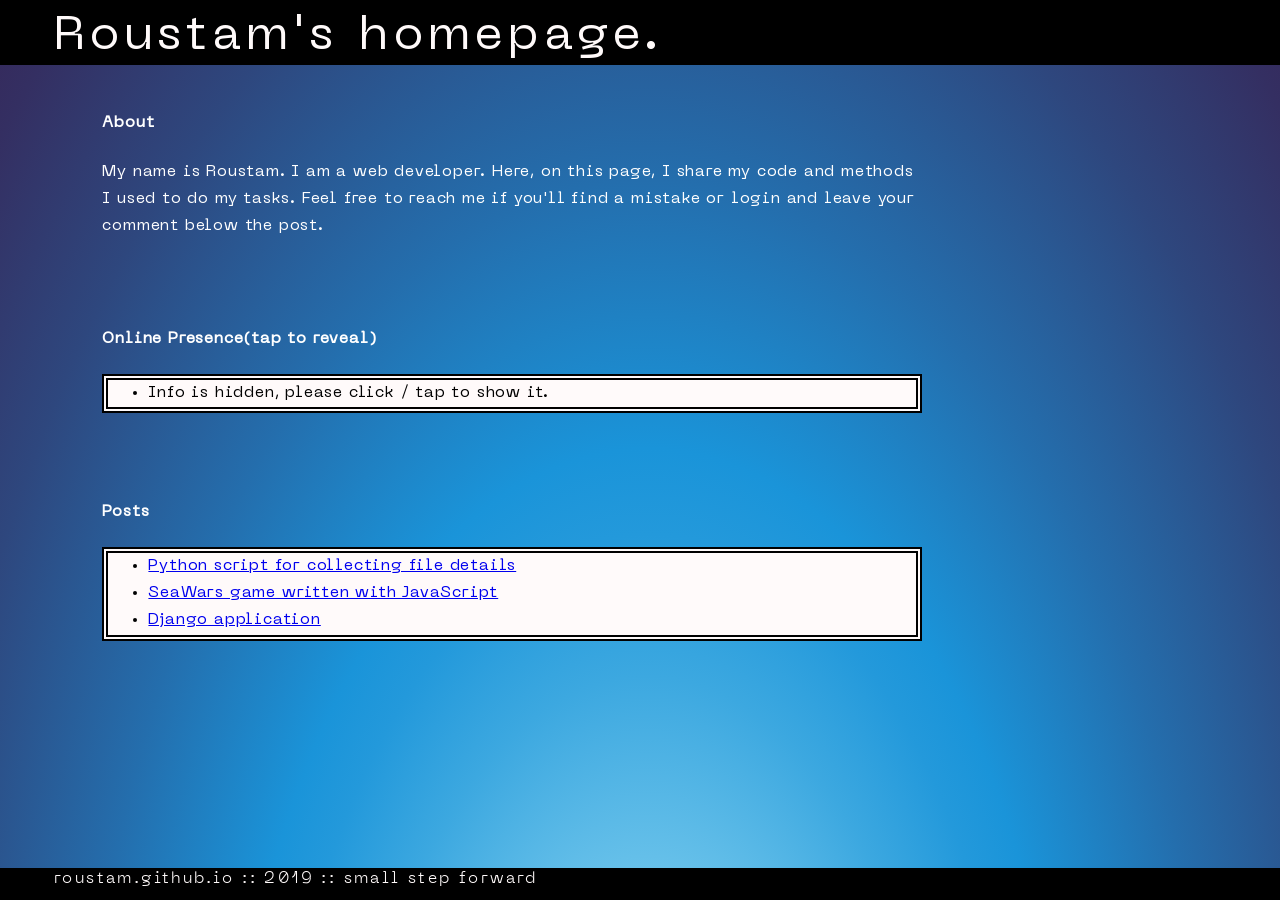
<file: index.html>
<!DOCTYPE html>
<html lang="en">
<head>
    <meta charset="UTF-8">
    <meta name="viewport" content="width=device-width, initial-scale=1.0">
    <meta http-equiv="X-UA-Compatible" content="ie=edge">
    <link rel="shortcut icon" href="/favicon.ico" type="image/x-icon">
    <link rel="icon" href="/favicon.ico" type="image/x-icon">   
    <link rel="stylesheet" href="css/normalize.css">
    <link rel="stylesheet" href="css/style.css">
    <script src="js/main.js"></script>
    <title>Roustam's homepage :: Welcome </title>
</head>
<body onload="PageLoaded()">
    <header>
        Roustam's homepage.
    </header>
<div class="container">

    <section>
        <h4>About</h4>
        <p>My name is Roustam. I am a web developer. Here, on this page, I share my code and methods I used to do my tasks.
        Feel free to reach me if you'll find a mistake or login and leave your comment below the post.</p>
    </section>
    <section onclick="ShowContactInfo()">
        <h4>Online Presence(tap to reveal)</h4>
        <ul id = 'online_presence_list' >
            <li>Info is hidden, please click / tap to show it.</li>
        </ul>        
    </section>
    <section>
        <h4>Posts</h4> 
        <ul>
            <li><a href="#">Python script for collecting file details</a></li>
            <li><a href="#">SeaWars game written with JavaScript </a></li>
            <li><a href="#">Django application</a></li>
        </ul>
    </section>

 
</div>
<footer>roustam.github.io :: 2019 :: small step forward</footer>
</body>
</html>
</file>
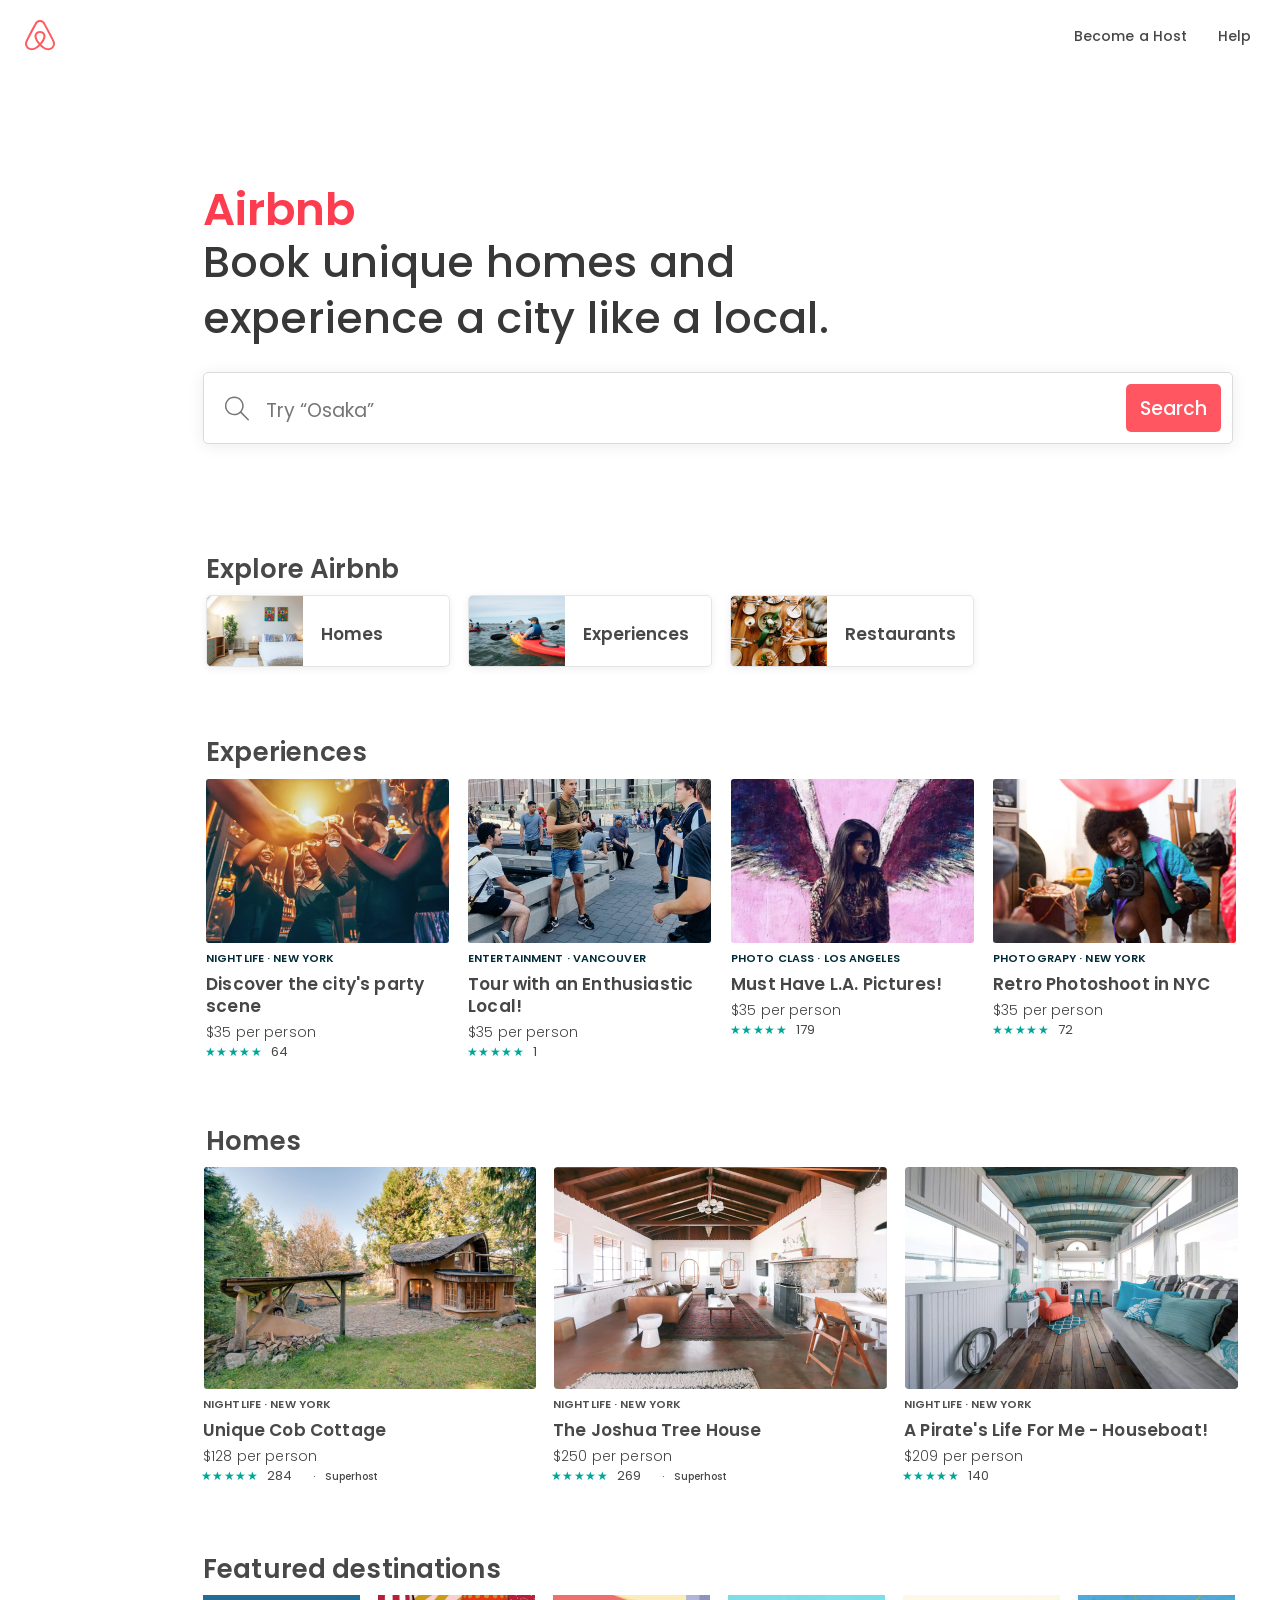
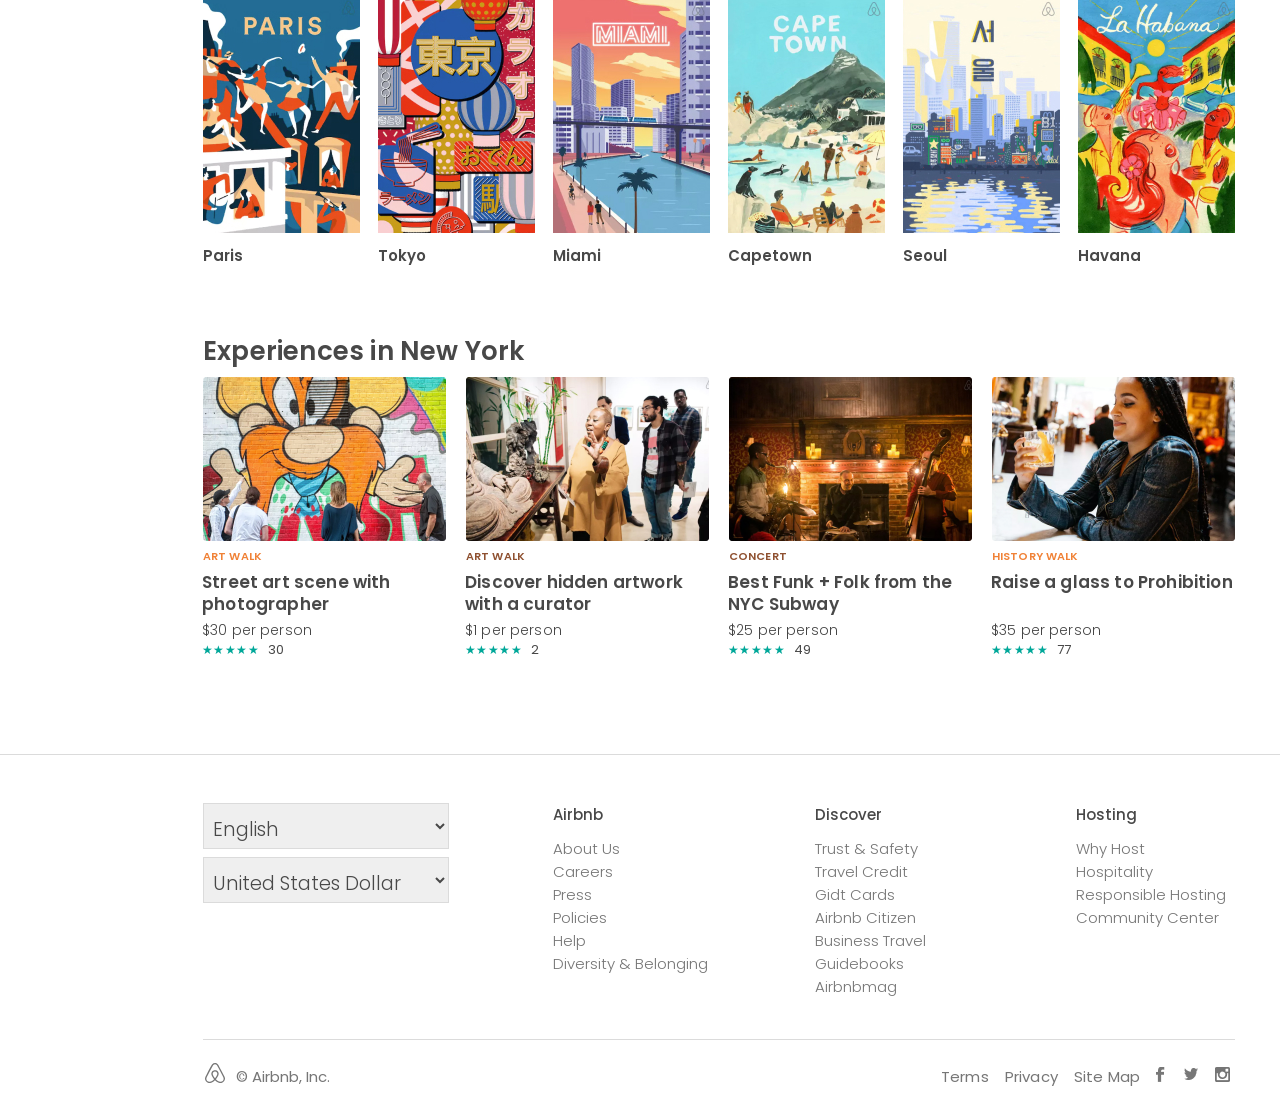
<file: airbnb/index.html>
<!DOCTYPE html>
<html lang="en">
<head>
    <meta charset="UTF-8">
    <meta http-equiv="X-UA-Compatible" content="IE=edge">
    <meta name="viewport" content="width=device-width, initial-scale=1.0">
    
    <link rel="preconnect" href="https://fonts.gstatic.com">
    <link href="https://fonts.googleapis.com/css2?family=Poppins:wght@300;400;500;600&display=swap" rel="stylesheet">

    <link rel="stylesheet" href="css/style.css">
    <title>Airbnb - Book unique homes and experience a city</title>
</head>
<body>
    <header>
    <div class="top-logo">
        <img src="img/logo.svg" alt="air bnb service">
    </div>
    <ul class='top-menu'>
        
        <li><a href="#">Become a Host</a></li>
        <li><a href="#">Help</a></li>
        <li><a href="#">Sign Up</a></li>
        <li><a href="#">Log In</a></li>
    </ul>
    </header>
    <div class="containter">
    <section class='hero-search'>
        <div class="red-hero-text">Airbnb</div>
        <div class="top-hero-text">
            Book unique homes and<br> experience a city like a local.
        </div> 

        <div class="search-box">
        <input class='search-input' type="text" placeholder="Try &OpenCurlyDoubleQuote;Osaka&CloseCurlyDoubleQuote;"'>
        <a href="#" class='search-btn'>Search</a>
        </div>
    </section>
    <div class="explore">
    <h3>Explore Airbnb</h3>
            <ul class="explore-list">
                <li><div class='explore-list-label'>Homes</div></li>
                <li><div class='explore-list-label'>Experiences</div></li>
                <li><div class='explore-list-label'>Restaurants</div></li>
            </ul>
    </div>
    <section class='experiences'>
    <h3>Experiences</h3>
    
    <ul>
        <li>
            <img src="img/evening-bar-drinks.jpg" width="243" alt="Nightlife · New York">
            <span class='location'>Nightlife · New York</span>
            <span class='title'>Discover the city's party scene</span>
            <span class='price'>$35 per person</span>
            <span class='rating'>
            <div class='rating-stars'>★★★★★</div>
            <div class='rating-num'>64</div>
             </span>
        </li>
        <li>
            <img src="img/outdoor-activities.jpg" width="243" alt="Nightlife · New York">
            <span class='location'>Entertainment · Vancouver</span>
            <span class='title'>Tour with an Enthusiastic Local!</span>
            <span class='price'>$35 per person</span>
            <span class='rating'>
                <div class='rating-stars'>★★★★★</div>
                <div class='rating-num'>1</div>
            </span>
        </li>
        <li>
            <img src="img/winged-picture.jpg" width="243" alt="Nightlife · New York">
            <span class='location'>photo class · Los Angeles</span>
            <span class='title'>Must Have L.A. Pictures!</span>
            <span class='price'>$35 per person</span>
            <span class='rating'>
                <div class='rating-stars'>★★★★★</div>
                <div class='rating-num'>179</div>
            </span>
        </li>
        <li>
            <img src="img/black-woman-photographer.jpg" width="243" alt="Nightlife · New York">
            <span class='location'>Photograpy · New York</span>
            <span class='title'>Retro Photoshoot in NYC</span>
            <span class='price'>$35 per person</span>
            <span class='rating'>
                <div class='rating-stars'>★★★★★</div>
                <div class='rating-num'>72</div>
            </span>
        </li>
    </ul>

    </section>

    <section class='homes'>
        <h3>Homes</h3>
        <ul>
            <li>
                <img src="img/unique-cob-cottage.jpg" alt="">
                <div class="location">Nightlife · New York</div>
                <div class='title'>Unique Cob Cottage</div>
                <div class="price">$128 per person</div>
                <div class="rating">
                    <div class='rating-stars'>★★★★★</div>
                    <div class='rating-num'>284</div>
                    <div class="superhost"> ·   Superhost</div>
                </div>
            </li>
            <li>
                <img src="img/Joshua-tree-house.jpg" alt="">
                <div class="location">Nightlife · New York</div>
                <div class='title'>The Joshua Tree House</div>
                <div class="price">$250 per person</div>
                <div class="rating">
                    <div class='rating-stars'>★★★★★</div>
                    <div class='rating-num'>269</div>
                    <div class="superhost"> ·   Superhost</div>
                </div>
            </li>
            <li>
                <img src="img/Pirate-life-houseboat.jpg" alt="">
                <div class="location">Nightlife · New York</div>
                <div class='title'>A Pirate's Life For Me - Houseboat!</div>
                <div class="price">$209 per person</div>
                <div class="rating">
                    <div class='rating-stars'>★★★★★</div>
                    <div class='rating-num'>140</div>
                    <div class="superhost">·   Superhost</div>
                </div>
            </li>
        </ul>
    </section>

    
    <section class="featured-destinations">
        <h3>Featured destinations</h3>
        <ul>
            <li>
                <img src="img/featured-destinations/paris.jpg" alt="">
                <div class="title">Paris</div>
            </li>
            <li>
                <img src="img/featured-destinations/tokyo.jpg" alt="">
                <div class="title">Tokyo</div>
            </li>
            <li>
                <img src="img/featured-destinations/miami.jpg" alt="">
                <div class="title">Miami</div>
            </li>
            <li>
                <img src="img/featured-destinations/capetown.jpg" alt="">
                <div class="title">Capetown</div>
            </li>
            <li>
                <img src="img/featured-destinations/seoul.jpg" alt="">
                <div class="title">Seoul</div>
            </li>
            <li>
                <img src="img/featured-destinations/havana.jpg" alt="">
                <div class="title">Havana</div>
            </li>
        </ul>
    

    </section>
    <section class="experiences-in-new-york">
        <h3>Experiences in New York</h3>
        <ul>
            <li>
                <!-- <img src="img/new-york-exprs/street-art-scene-w-photogr.jpg" alt=""> -->
                <div class="top-image"></div>
                <div class='event-type'>Art walk</div>
                <div class='title'>Street art scene with photographer</div>
                <div class="price">$30 per person</div>
                <div class="rating">
                    <div class="rating-stars">★★★★★</div>
                    <div class="rating-num">30</div>
                </div>
            </li>
            <li>
                <!-- <img src="img/new-york-exprs/discover-hidden-artwork-w-curator.jpg" alt=""> -->
                <div class="top-image"></div>
                <div class='event-type brown'>Art walk</div>
                <div class='title'>Discover hidden artwork with a curator</div>
                <div class="price">$1 per person</div>
                <div class="rating">
                    <div class="rating-stars">★★★★★</div>
                    <div class="rating-num">2</div>
                </div>
            </li>
            <li>
                <!-- <img src="img/new-york-exprs/best-funk-folk-nyc-sbw.jpg" alt=""> -->
                <div class="top-image"></div>
                <div class='event-type brown'>Concert</div>
                <div class='title'>Best Funk + Folk from the NYC Subway</div>
                <div class="price">$25 per person</div>
                <div class="rating">
                    <div class="rating-stars">★★★★★</div>
                    <div class="rating-num">49</div>
                </div>
            </li>
            <li>
                <!-- <img src="img/new-york-exprs/glass-for-prohibition.jpg" alt=""> -->
                <div class="top-image"></div>
                <div class='event-type'>History walk</div>
                <div class='title'>Raise a glass to Prohibition</div>
                <div class="price">$35 per person</div>
                <div class="rating">
                    <div class="rating-stars">★★★★★</div>
                    <div class="rating-num">77</div>
                </div>
            </li>
        </ul>

    </section>
    
    
    </div> 
    <footer>
        <div class="containter">
            <div class="footer-wrapper">
                <div class="language-select">
                <select name="language" id="language">
                    <option value="language">English</option>
                </select>
                <select name="" id="">
                    <option value="city">United States Dollar</option>
                </select>
            </div>
        <ul class='wrapper-menu-list airbnb-col'>
            <li>Airbnb</li>
            <li>About Us</li>
            <li>Careers</li>
            <li>Press</li>
            <li>Policies</li>
            <li>Help</li>
            <li>Diversity & Belonging</li>
        </ul>  
        <ul class='wrapper-menu-list discover-col'>
            <li>Discover</li>
            <li>Trust & Safety</li>
            <li>Travel Credit</li> 
            <li>Gidt Cards</li>
            <li>Airbnb Citizen</li>
            <li>Business Travel</li>
            <li>Guidebooks</li>
            <li>Airbnbmag</li>
        </ul>
        <ul class='wrapper-menu-list hosting-col'>
            <li>Hosting</li>
            <li>Why Host</li>
            <li>Hospitality</li>
            <li>Responsible Hosting</li>
            <li>Community Center</li>
        </ul>
        

    </div>


    <div class="footer-bottom">

        <img class='bottom-logo' src="img/airbnb-gray-logo.svg" height="20" width="20" alt="">
        <div class="bottom-text">© Airbnb, Inc.</div>
        <div class="footer-links">
            <a href="">Terms</a>
            <a href="">Privacy</a>
            <a href="">Site Map</a>
        </div>
        <div class="footer-social">
            <div class="fb"></div>
            <div class="tw"></div>
            <div class="inst"></div>
        </div>
          
    </div>

    </div>
    </footer>
</body>
</html>
</file>
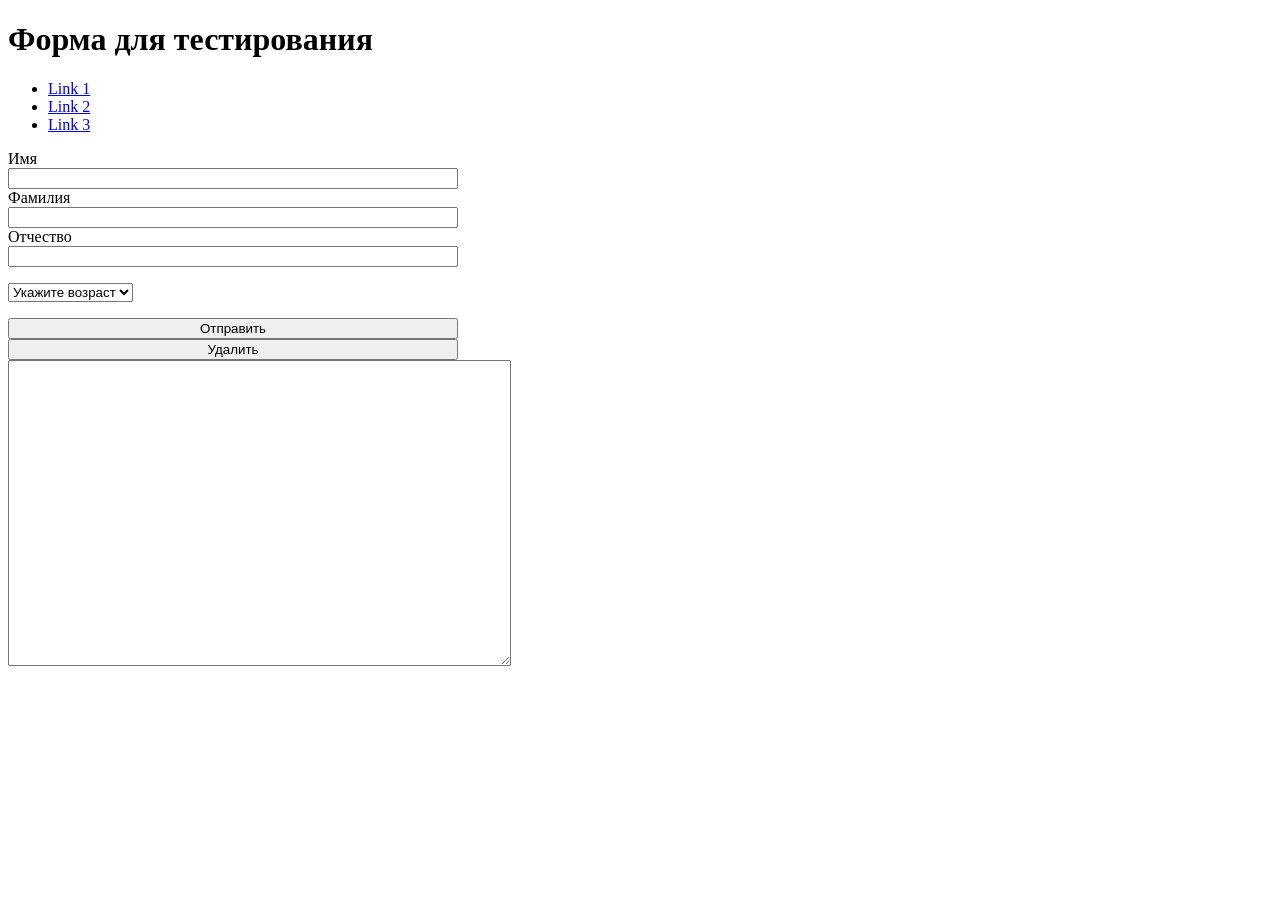
<file: form.html>
<!DOCTYPE html>
<html lang="en" dir="ltr">
  <head>
    <meta charset="utf-8">
    <title>Форма для тестирования</title>

    <link rel="stylesheet" href="css/test_master.css">
    <script src="js/test_main.js" charset="utf-8"></script>
  </head>
  <body>


      <h1>Форма для тестирования</h1>
      <span>
        <ul>
          <li><a href="https://github.com">Link 1</a></li>
          <li><a href="#">Link 2</a></li>
          <li><a href="#">Link 3</a></li>
        </ul>
      </span>
      <form class="default_form" action="#" method="post">
          <label for="first_name">Имя</label>
          <input  type="text" name="first_name" value="" id="input_text">
              <label for="second_name">Фамилия</label>
          <input  type="text" name="second_name" value="" id="sec_input_text">
                    <label for="patronymic">Отчество</label>
          <input  type="text" name="patronymic" value="" id="pat_input_text">

          <p><select name="list1" id = 'age'>
           <option>Укажите возраст</option>
           <option>18-29</option>
           <option>30-45</option>
           <option>45 и более</option>
          </select></p>


          <button id='submit' type="button" class='defaultButton' onclick="submitInput()">Отправить</button>
          <button id='reset' type="button" name="button" onclick = "clearInput()">Удалить</button>
      </form>

      <textarea class="outputPanel" id="bottomPanel" cols="60" rows="20">

      </textarea>
      <script type="text/javascript">
          console.log('script fired')
          panel = document.getElementById('bottomPanel')
          panel.innerText = ''

      </script>
  </body>
</html>
</file>
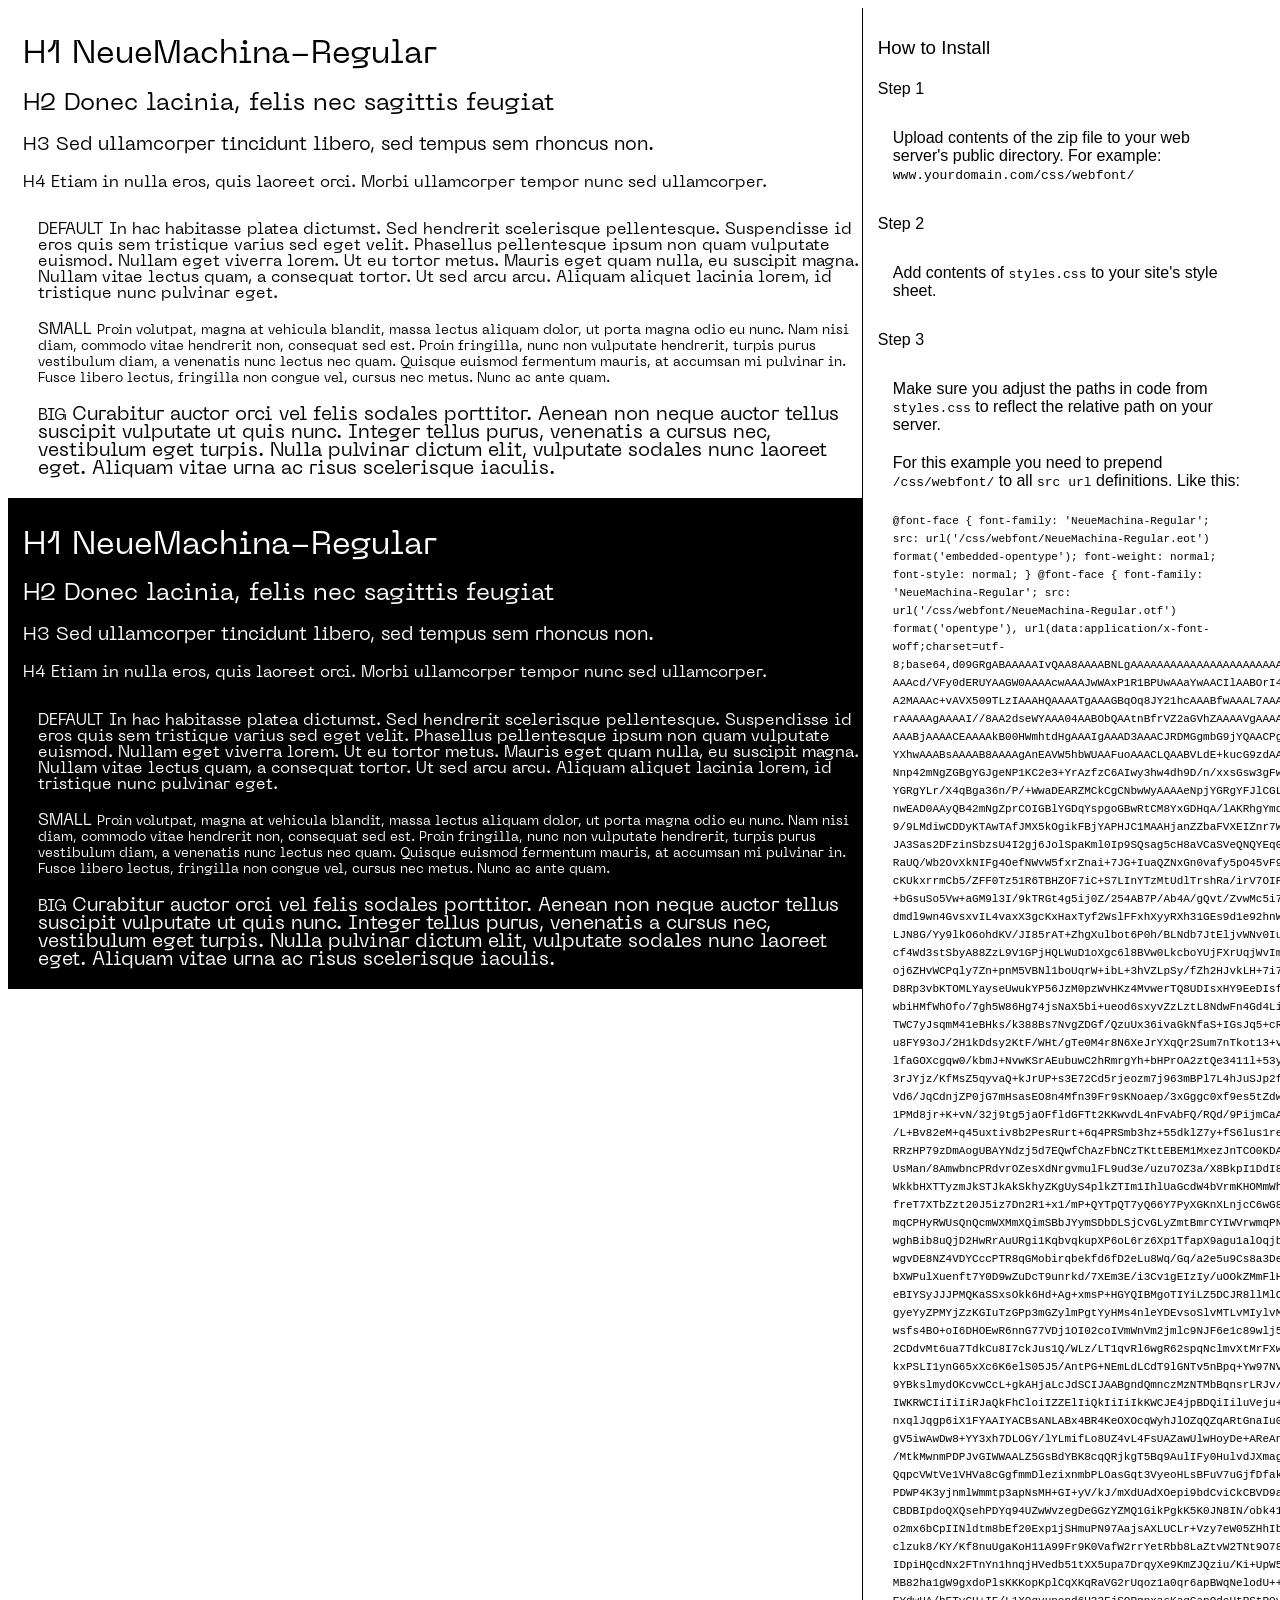
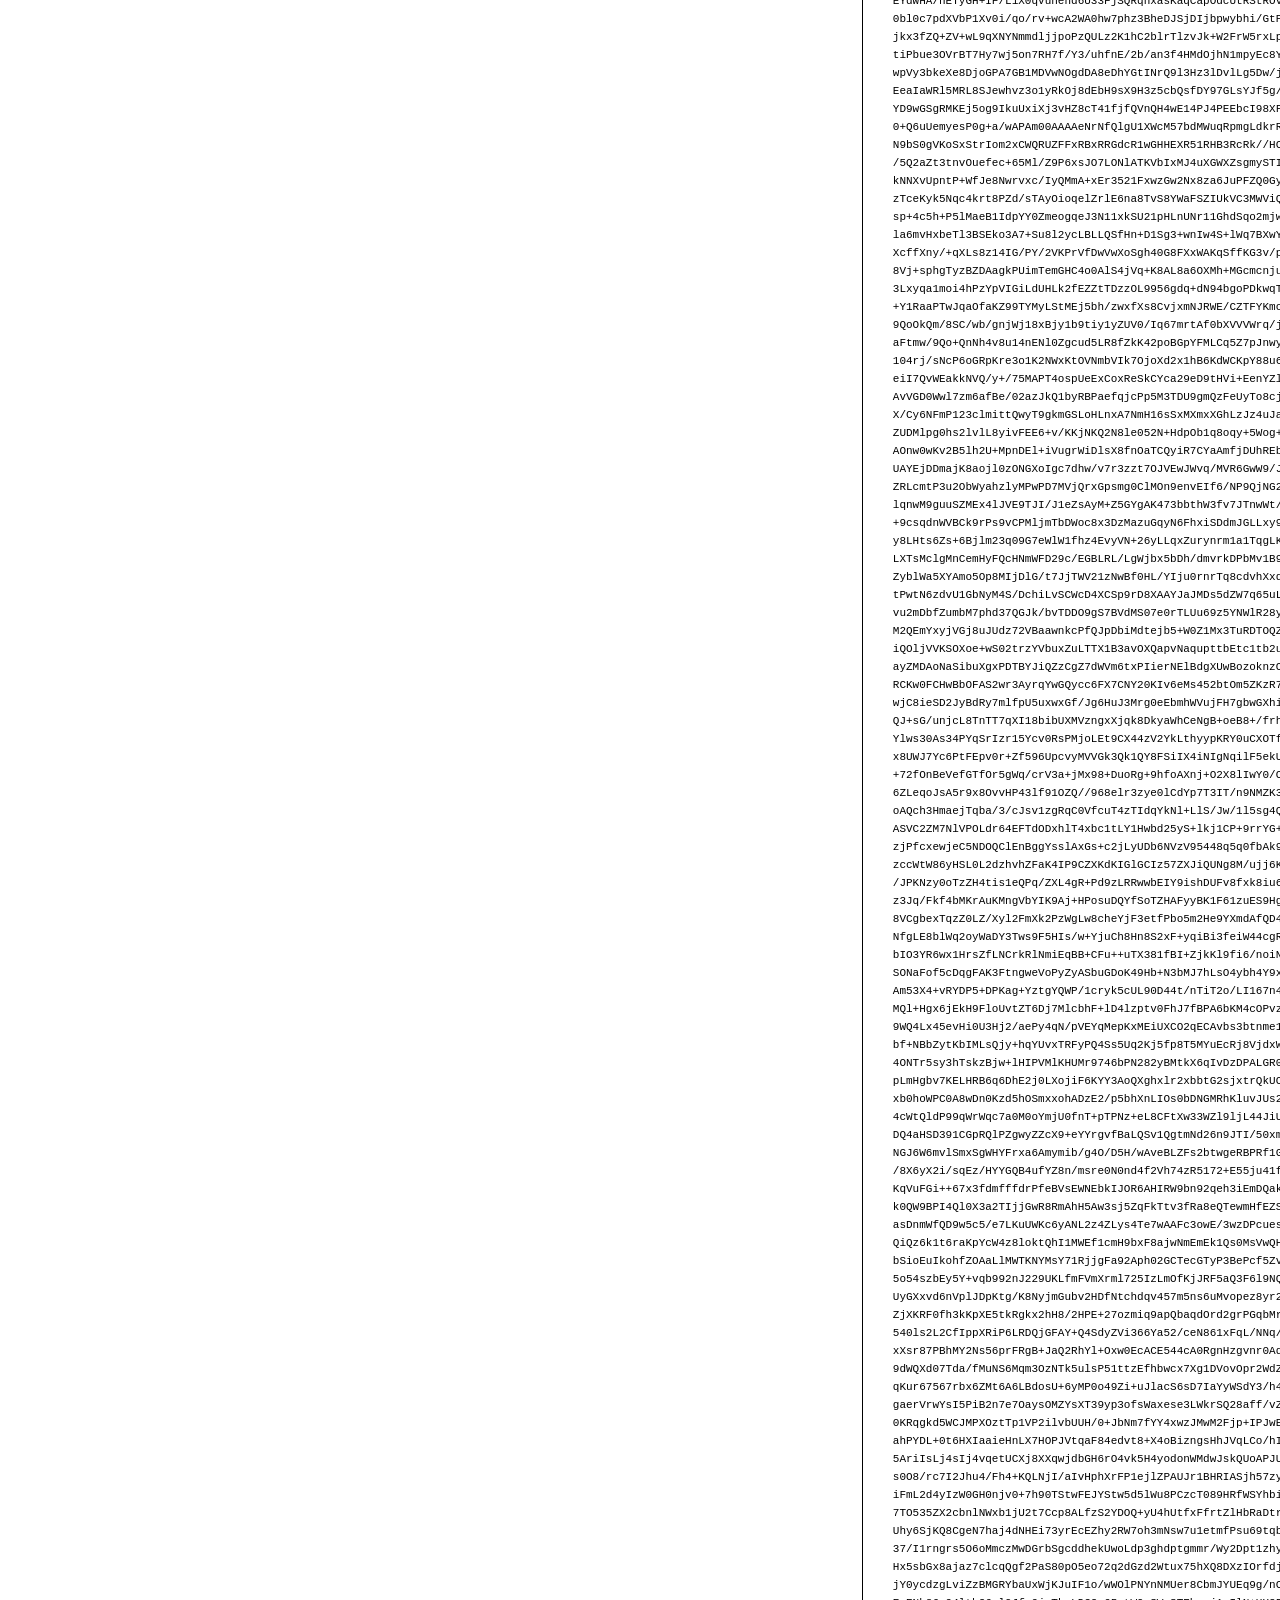
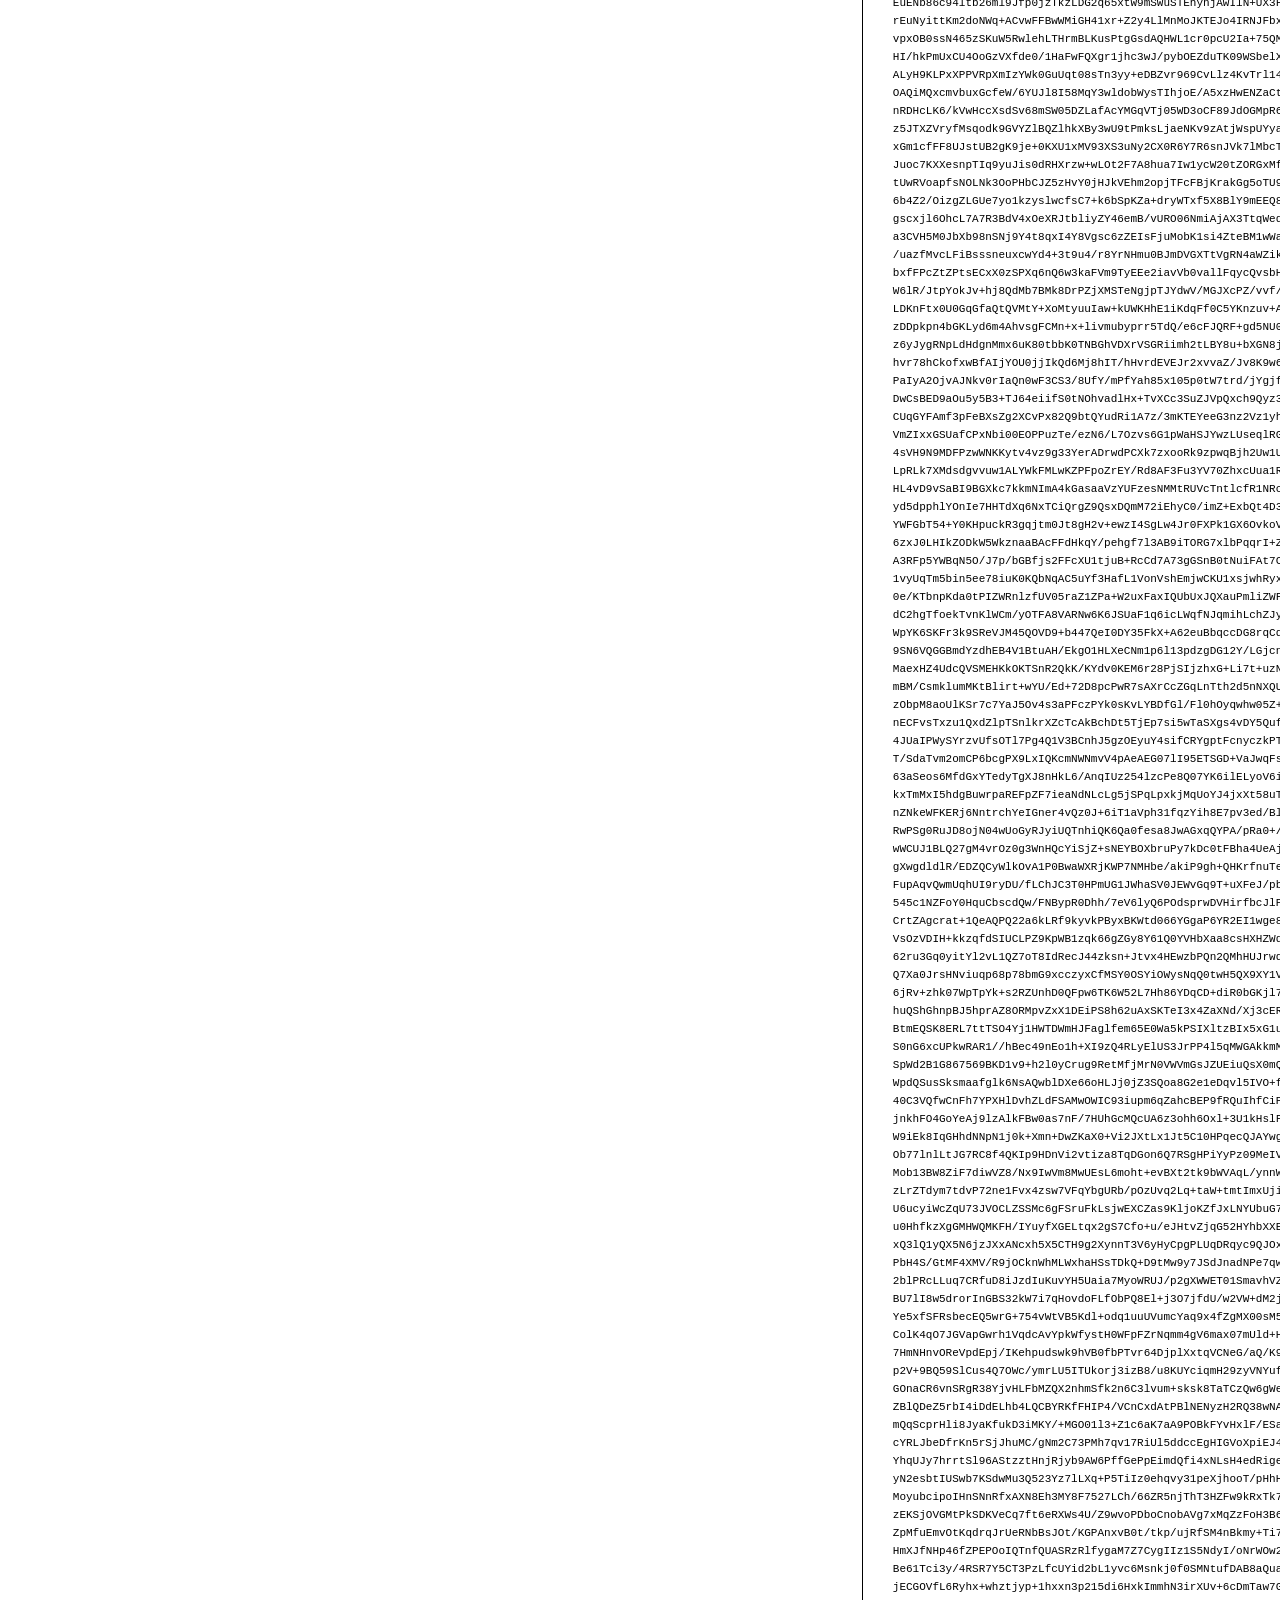
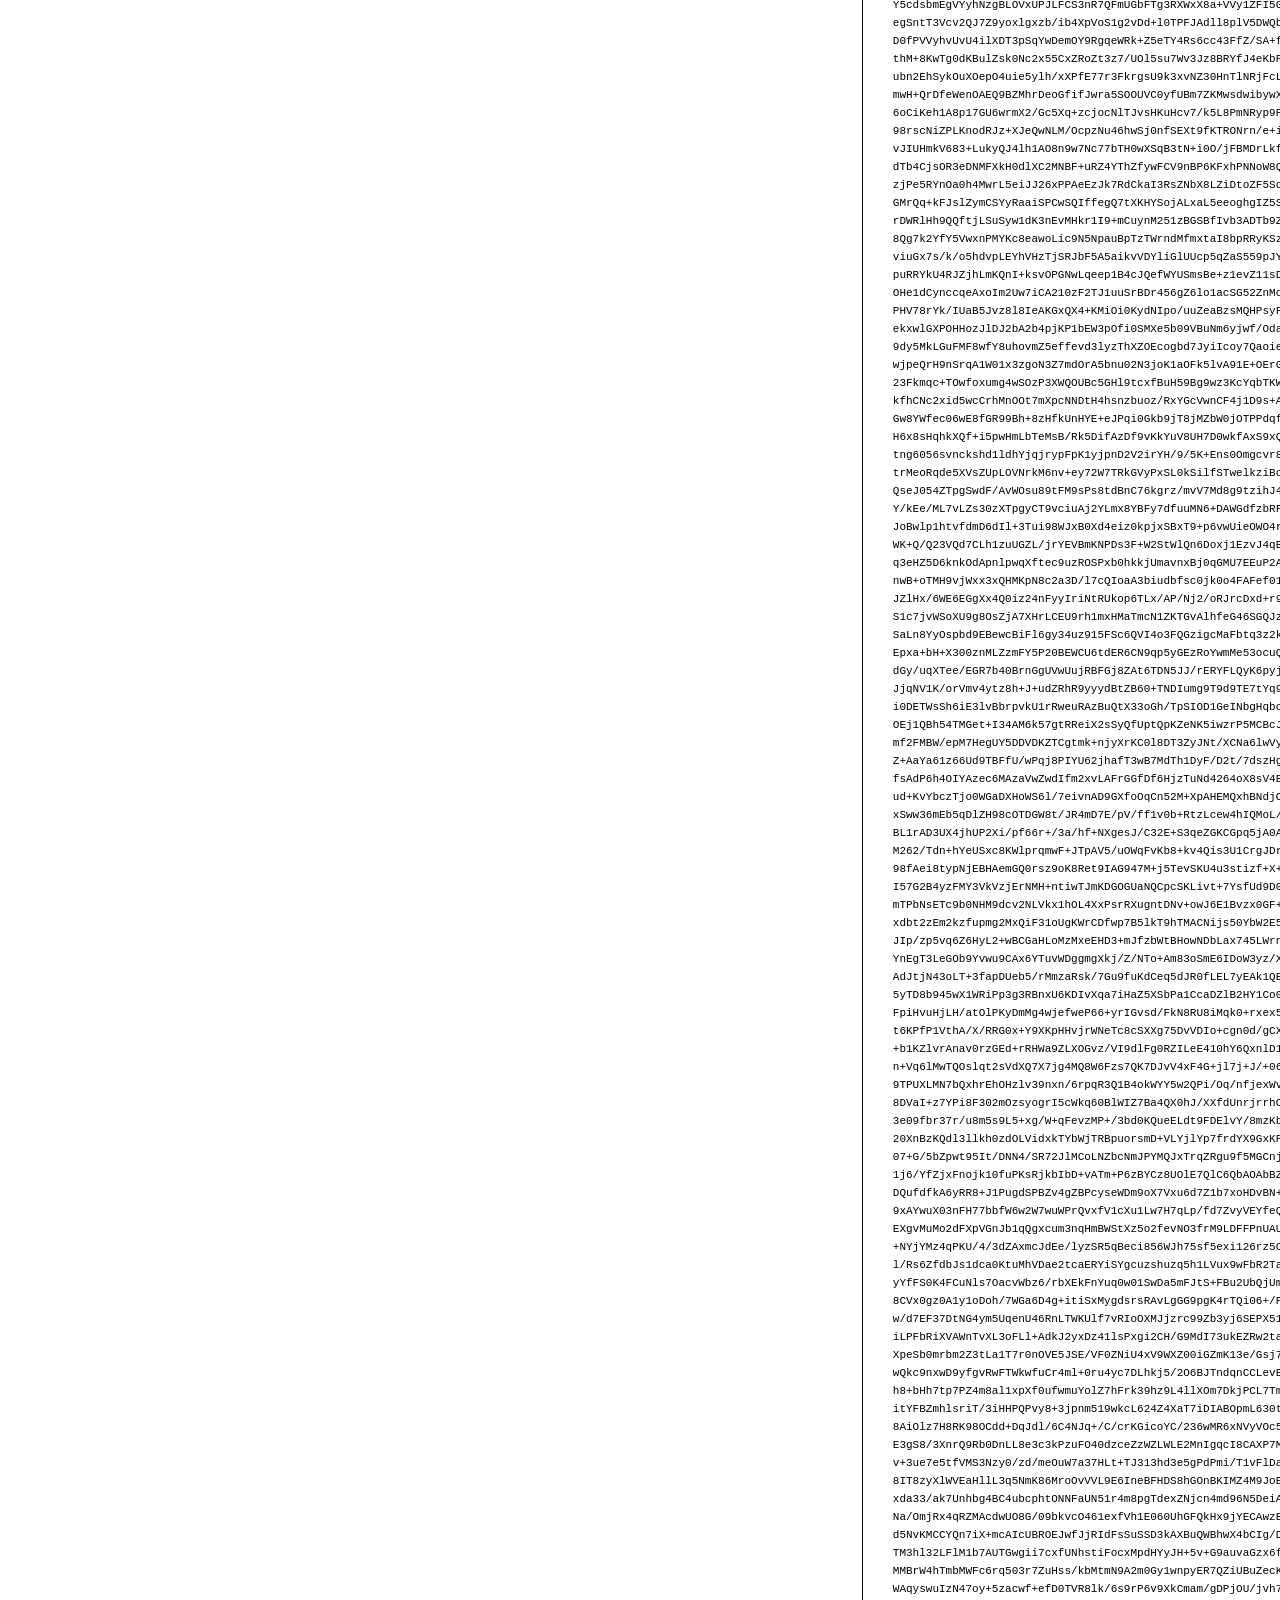
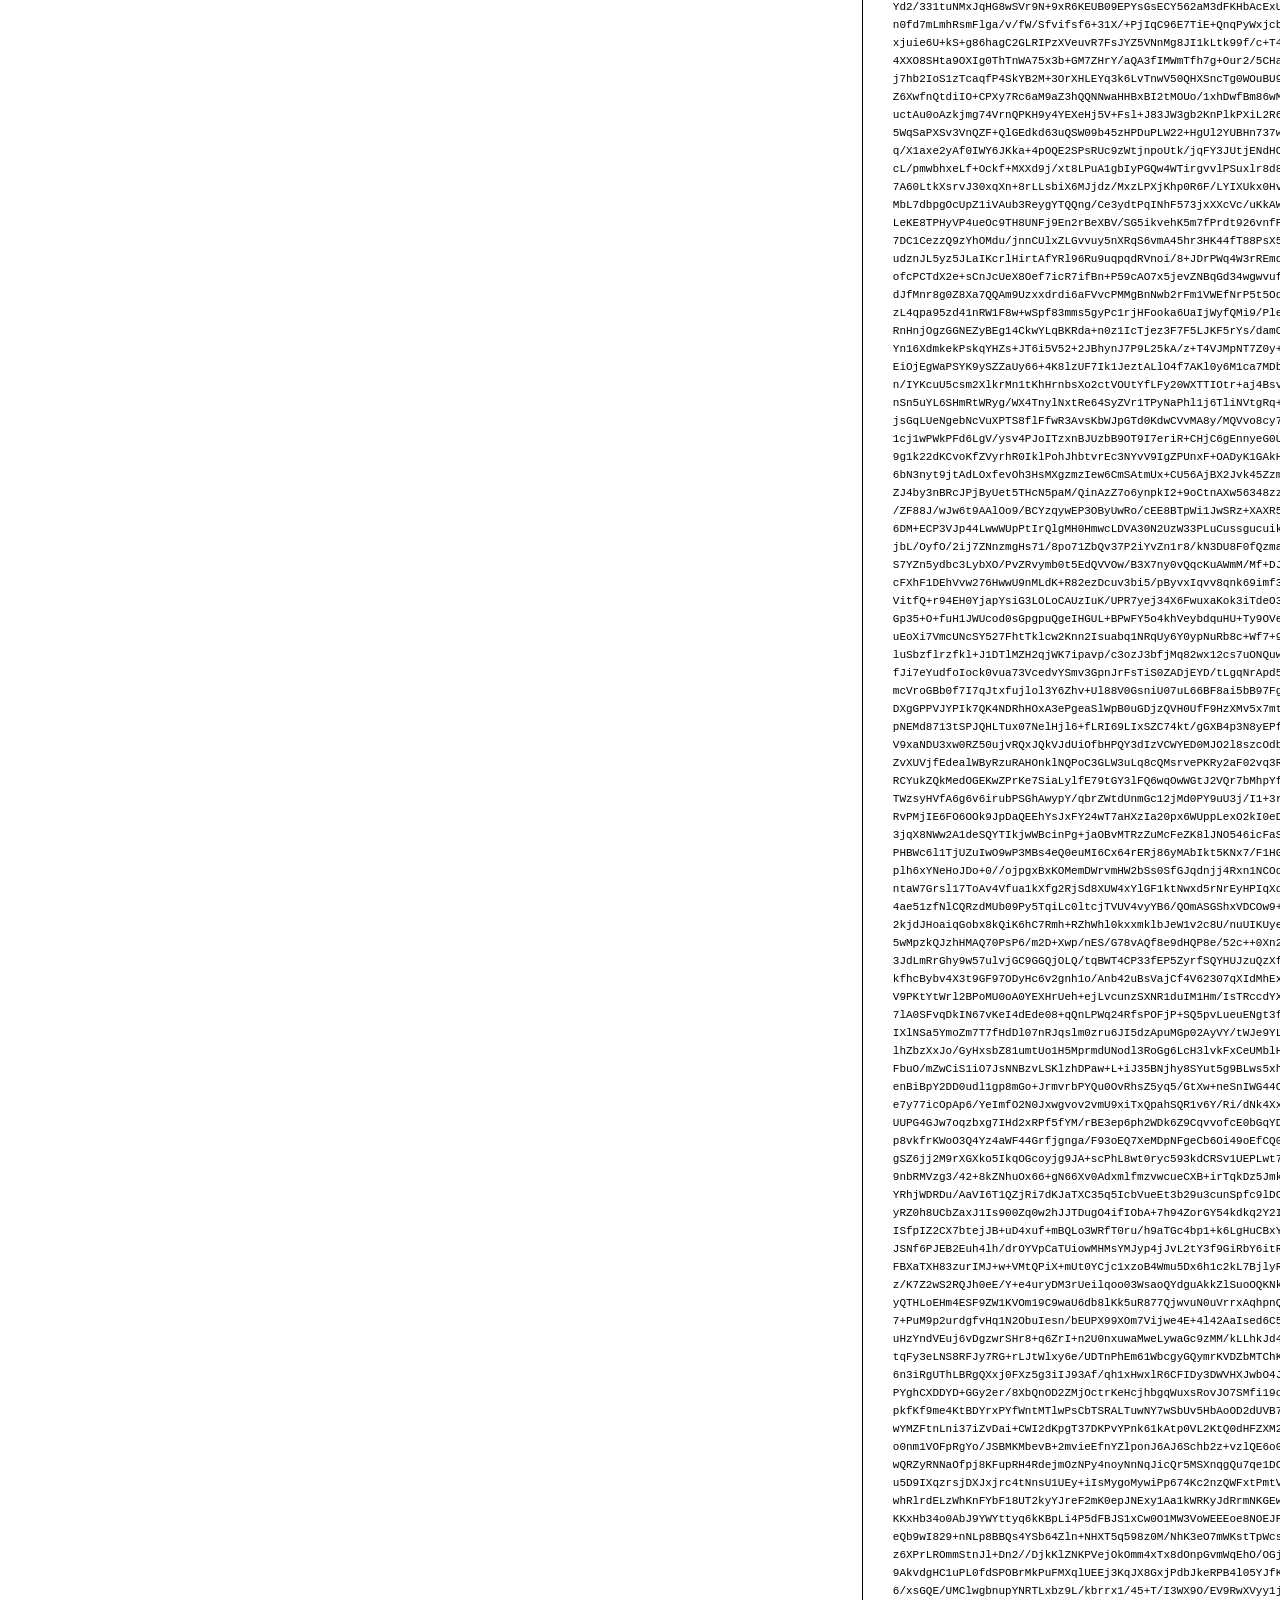
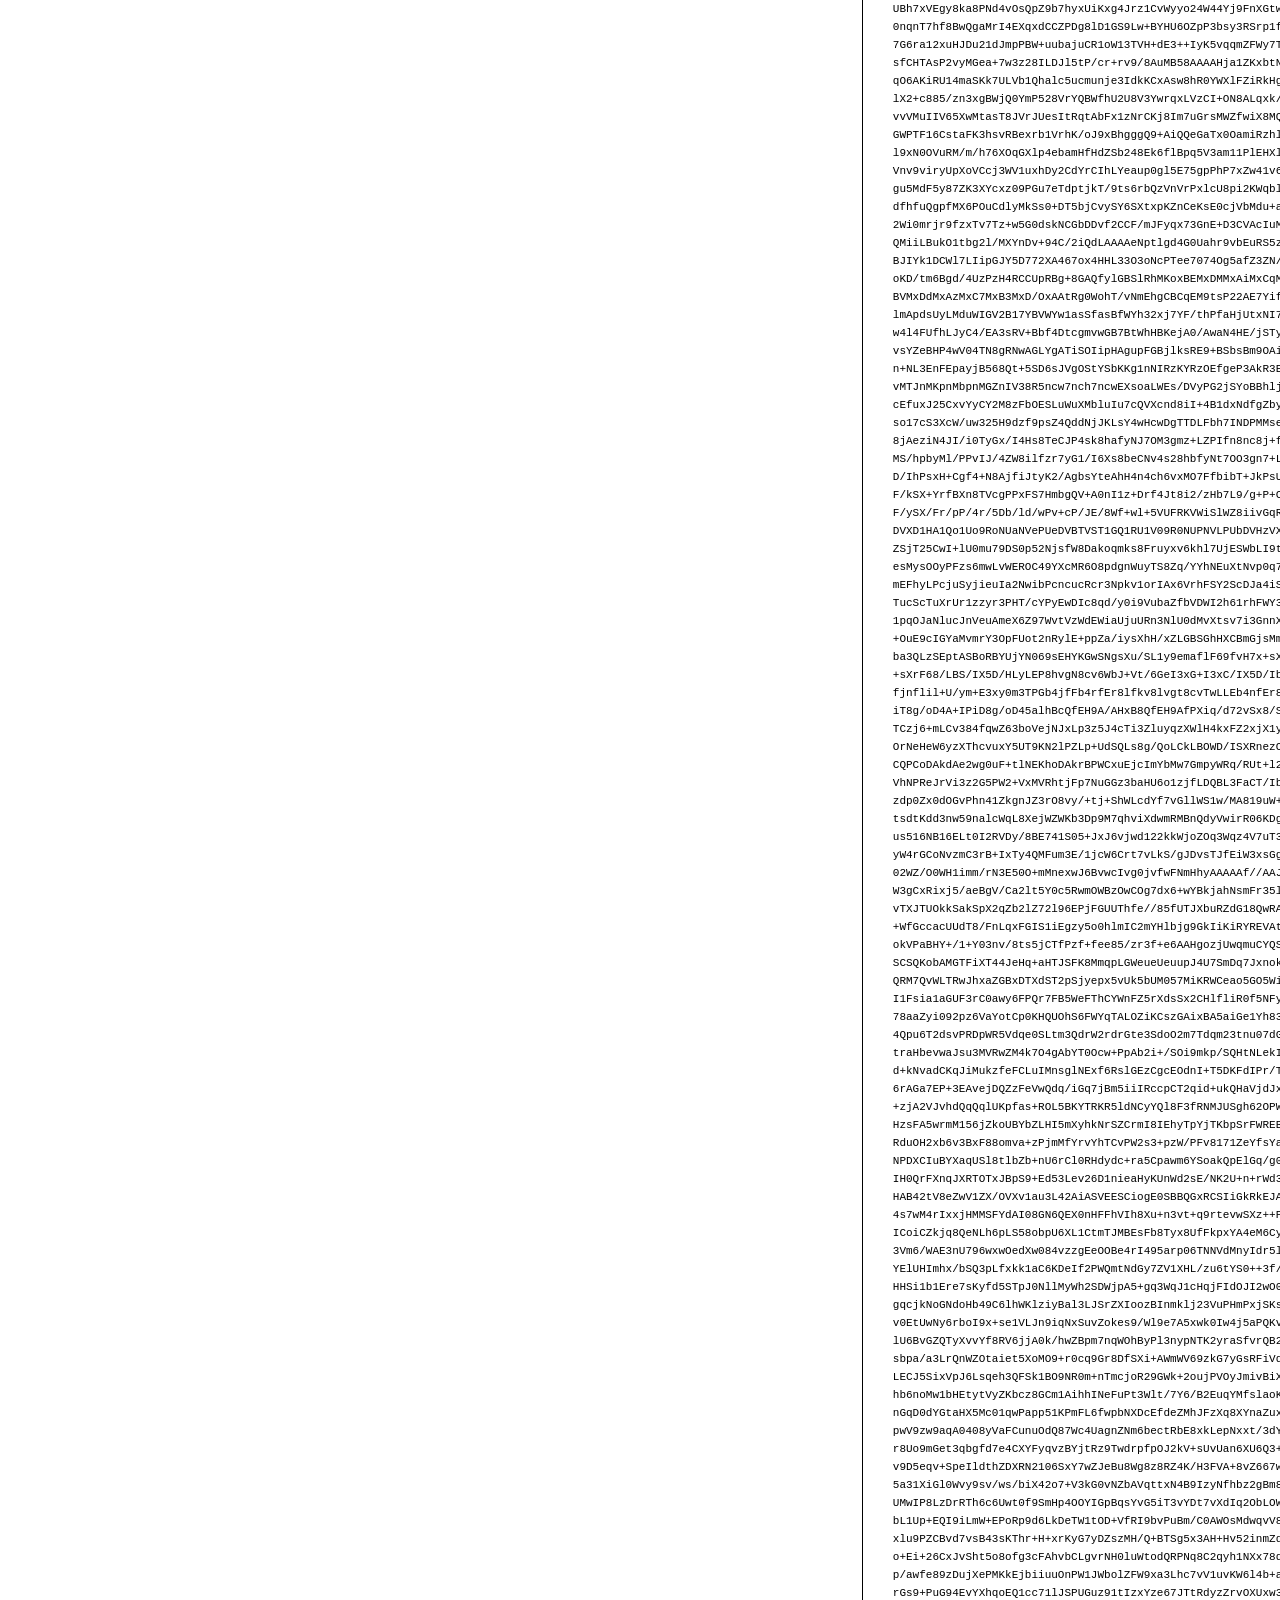
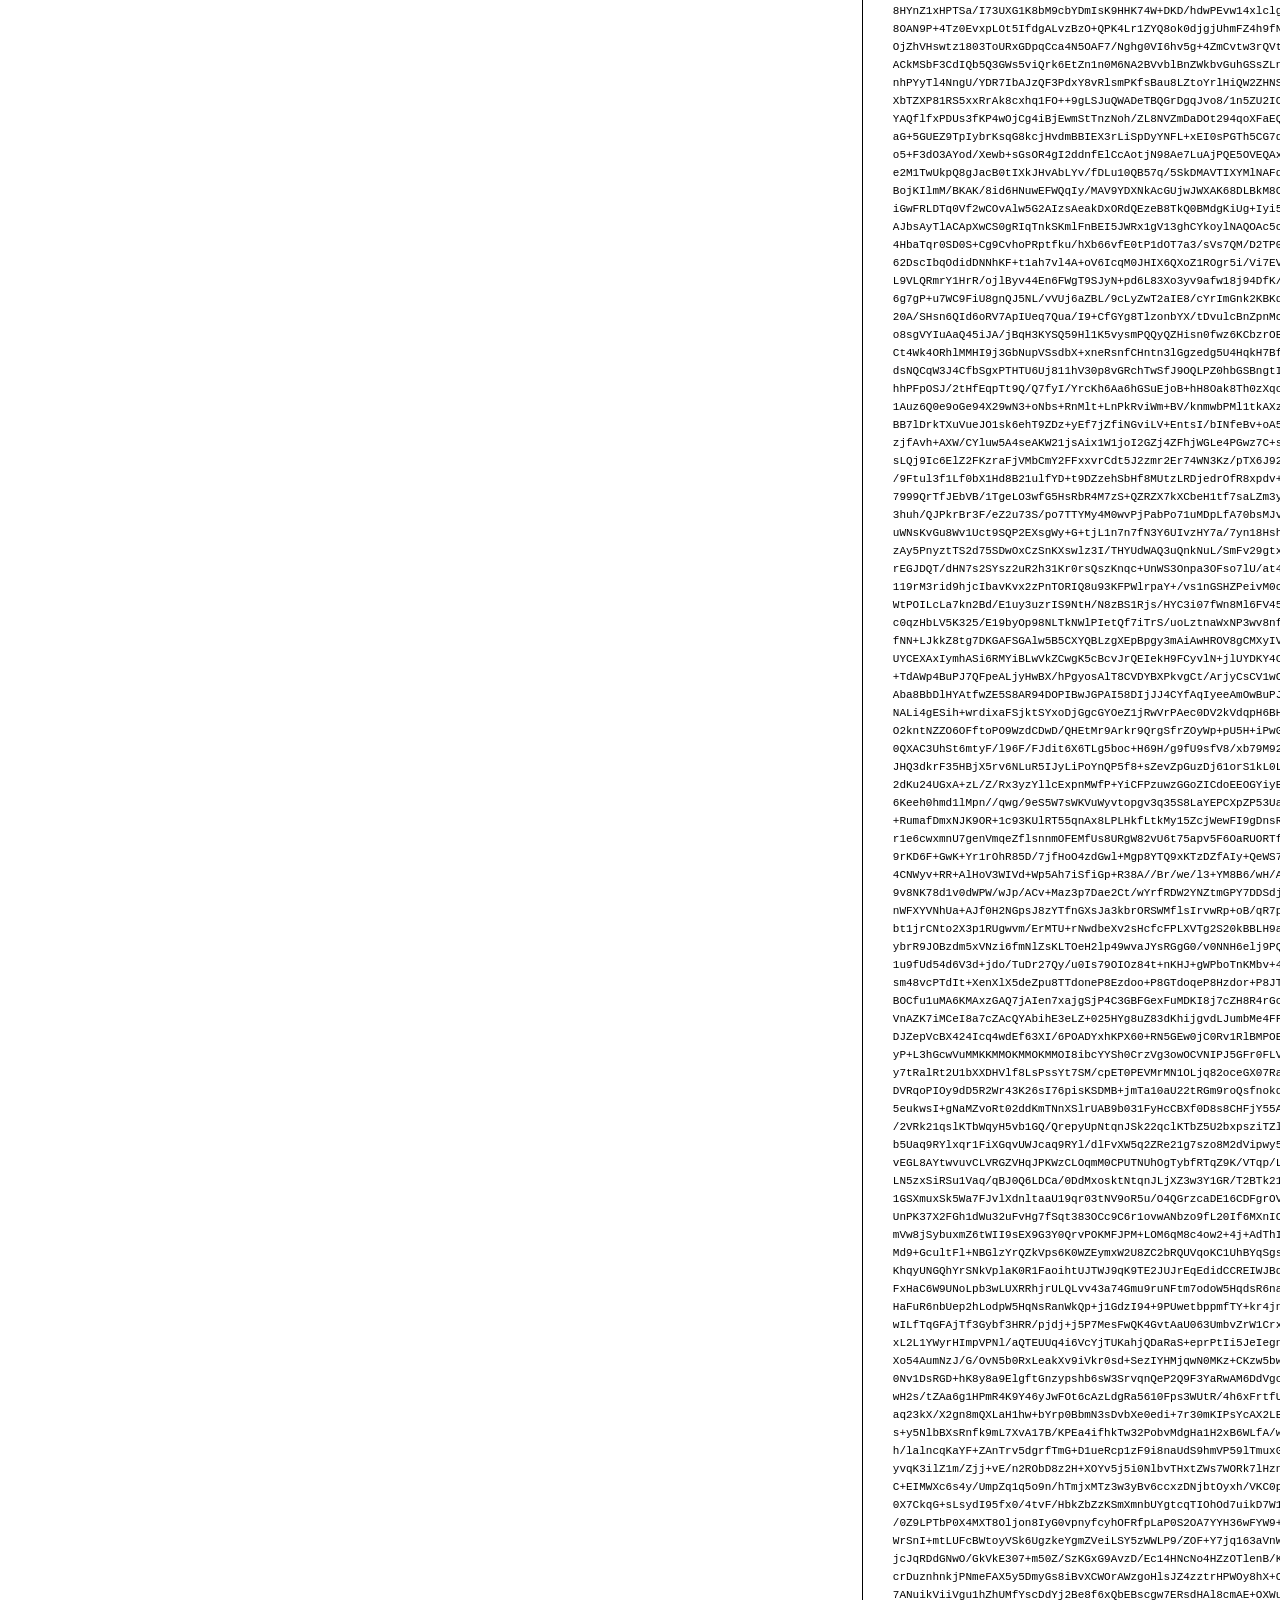
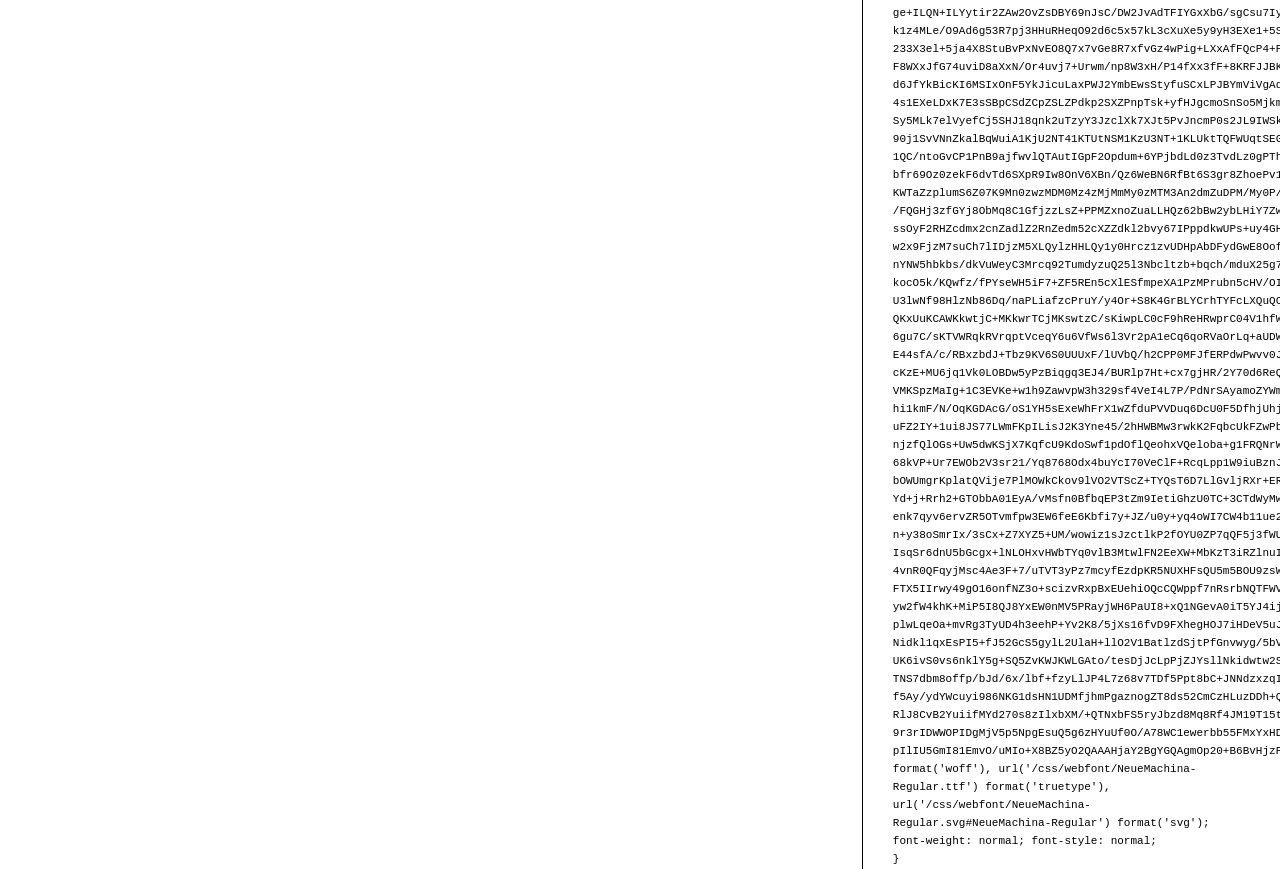
<file: css/fonts/preview.html>
<!DOCTYPE html>
<html>
<head>
<title>
NeueMachina-Regular
 - Web font preview
</title>
<style type='text/css'>

@font-face {
  font-family: 'NeueMachina-Regular';
  src: url('NeueMachina-Regular.eot') format('embedded-opentype');
  font-weight: normal;
  font-style: normal;
}

@font-face {
  font-family: 'NeueMachina-Regular';
  src:  url('NeueMachina-Regular.otf')  format('opentype'),
	     url([data-uri]) format('woff'), url('NeueMachina-Regular.ttf')  format('truetype'), url('NeueMachina-Regular.svg#NeueMachina-Regular') format('svg');
  font-weight: normal;
  font-style: normal;
}



body { font-family: 'NeueMachina-Regular' !important; }
h1, h2, h3, h4 { font-weight: normal; }
.reg { color:black; background:white; }
.inverse { color:white; background:black; }
div { padding: 10px 15px; }
.right { background:white; width:30%; float: right; font-family: sans-serif; border: 1px solid black; border-width: 0 0 1px 1px;}
</style>
</head>
<body>
<div class='right'>
<h3>How to Install</h3>
<h4>Step 1</h4>
<div>
Upload contents of the zip file to your web server's public directory. For example:
<code>www.yourdomain.com/css/webfont/</code>
</div>
<h4>Step 2</h4>
<div>
Add contents of
<code>styles.css</code>
to your site's style sheet.
</div>
<h4>Step 3</h4>
<div>
Make sure you adjust the paths in code from
<code>styles.css</code>
to reflect the relative path on your server.
</div>
<div>
For this example you need to prepend
<code>/css/webfont/</code>
to all
<code>src url</code>
definitions. Like this:
</div>
<div>
<code style='font-size:11px;'>@font-face {
  font-family: 'NeueMachina-Regular';
  src: url('/css/webfont/NeueMachina-Regular.eot') format('embedded-opentype');
  font-weight: normal;
  font-style: normal;
}

@font-face {
  font-family: 'NeueMachina-Regular';
  src:  url('/css/webfont/NeueMachina-Regular.otf')  format('opentype'),
	     url([data-uri]) format('woff'), url('/css/webfont/NeueMachina-Regular.ttf')  format('truetype'), url('/css/webfont/NeueMachina-Regular.svg#NeueMachina-Regular') format('svg');
  font-weight: normal;
  font-style: normal;
}</code>
</div>
</div>
<div class='reg'>
<h1>
H1
NeueMachina-Regular
</h1>
<h2>
H2
Donec lacinia, felis nec sagittis feugiat
</h2>
<h3>
H3
Sed ullamcorper tincidunt libero, sed tempus sem rhoncus non.
</h3>
<h4>
H4
Etiam in nulla eros, quis laoreet orci. Morbi ullamcorper tempor nunc sed ullamcorper.
</h4>
<div>
DEFAULT
In hac habitasse platea dictumst. Sed hendrerit scelerisque pellentesque. Suspendisse id eros quis sem tristique varius sed eget velit. Phasellus pellentesque ipsum non quam vulputate euismod. Nullam eget viverra lorem. Ut eu tortor metus. Mauris eget quam nulla, eu suscipit magna. Nullam vitae lectus quam, a consequat tortor. Ut sed arcu arcu. Aliquam aliquet lacinia lorem, id tristique nunc pulvinar eget.
</div>
<div>
SMALL
<small>
Proin volutpat, magna at vehicula blandit, massa lectus aliquam dolor, ut porta magna odio eu nunc. Nam nisi diam, commodo vitae hendrerit non, consequat sed est. Proin fringilla, nunc non vulputate hendrerit, turpis purus vestibulum diam, a venenatis nunc lectus nec quam. Quisque euismod fermentum mauris, at accumsan mi pulvinar in. Fusce libero lectus, fringilla non congue vel, cursus nec metus. Nunc ac ante quam.
</small>
</div>
<div>
BIG
<big>
Curabitur auctor orci vel felis sodales porttitor. Aenean non neque auctor tellus suscipit vulputate ut quis nunc. Integer tellus purus, venenatis a cursus nec, vestibulum eget turpis. Nulla pulvinar dictum elit, vulputate sodales nunc laoreet eget. Aliquam vitae urna ac risus scelerisque iaculis.
</big>
</div>

</div>
<div class='inverse'>
<h1>
H1
NeueMachina-Regular
</h1>
<h2>
H2
Donec lacinia, felis nec sagittis feugiat
</h2>
<h3>
H3
Sed ullamcorper tincidunt libero, sed tempus sem rhoncus non.
</h3>
<h4>
H4
Etiam in nulla eros, quis laoreet orci. Morbi ullamcorper tempor nunc sed ullamcorper.
</h4>
<div>
DEFAULT
In hac habitasse platea dictumst. Sed hendrerit scelerisque pellentesque. Suspendisse id eros quis sem tristique varius sed eget velit. Phasellus pellentesque ipsum non quam vulputate euismod. Nullam eget viverra lorem. Ut eu tortor metus. Mauris eget quam nulla, eu suscipit magna. Nullam vitae lectus quam, a consequat tortor. Ut sed arcu arcu. Aliquam aliquet lacinia lorem, id tristique nunc pulvinar eget.
</div>
<div>
SMALL
<small>
Proin volutpat, magna at vehicula blandit, massa lectus aliquam dolor, ut porta magna odio eu nunc. Nam nisi diam, commodo vitae hendrerit non, consequat sed est. Proin fringilla, nunc non vulputate hendrerit, turpis purus vestibulum diam, a venenatis nunc lectus nec quam. Quisque euismod fermentum mauris, at accumsan mi pulvinar in. Fusce libero lectus, fringilla non congue vel, cursus nec metus. Nunc ac ante quam.
</small>
</div>
<div>
BIG
<big>
Curabitur auctor orci vel felis sodales porttitor. Aenean non neque auctor tellus suscipit vulputate ut quis nunc. Integer tellus purus, venenatis a cursus nec, vestibulum eget turpis. Nulla pulvinar dictum elit, vulputate sodales nunc laoreet eget. Aliquam vitae urna ac risus scelerisque iaculis.
</big>
</div>

</div>
</body>
</html>
</file>
<file: css/style.css>
@font-face{ 
	font-family: 'NeueMachina-Regular';
	src: url('fonts/NeueMachina-Regular.eot');
	src: url('fonts/NeueMachina-Regular.eot?#iefix') format('embedded-opentype'),
	     url('fonts/NeueMachina-Regular.woff') format('woff'),
	     url('fonts/NeueMachina-Regular.ttf') format('truetype'),
	     url('fonts/NeueMachina-Regular.svg#webfont') format('svg');
}

@font-face{ 
    font-family: 'NeueMachina-UltraBold';
    src: url('fonts/neuemachina-ultrabold-webfont.woff'),
        url('fonts/neuemachina-ultrabold-webfont.woff2');
}


@font-face{ 
    font-family: 'NeueMachina-Light';
    src: url('fonts/neuemachina-light-webfont.woff'),
        url('fonts/neuemachina-light-webfont.woff2');
}


body{
    background: url(../img/bgGradient.svg) no-repeat center center fixed;
    -webkit-background-size: cover;
    -moz-background-size: cover;
    -o-background-size: cover;
    background-size: cover;
}

header {
    font-family: 'NeueMachina-UltraBold', Tahoma, Verdana, sans-serif;
    font-size: 48px;
    color: snow;
    background-color: black;
    letter-spacing: 0.10em;
    font-family: 'NeueMachina-Regular', Tahoma, Verdana, sans-serif;
    padding-left: 54px;
    padding-top: 10px;
}

h4 {
    font-family: 'NeueMachina-Regular', Tahoma, Verdana, sans-serif
}

ul {
    color: black;
    background-color: snow;
    border: 6px double black;
}

.container {
    display: flex;
    flex-direction: column;
    align-items: center;
    width: 80%;
    color: white;
    border: solid 2p slategrey;
}

section {
    font-family: 'NeueMachina-Regular', Tahoma, Verdana, sans-serif;
    letter-spacing: 0.05em;
    line-height: 1.7em;
    padding: 1.5em;
    width: 80%;
    /* border: 1px solid red; */
}

footer {
    padding-left: 54px;
    font-family: 'NeueMachina-Light', Tahoma, Verdana, sans-serif;
    letter-spacing: 0.15em;
    position: fixed;
    left: 0px;
    bottom: 0px;
    height: 32px;
    width: 100%;
    background: #000;
    color: snow;
 }
</file>
<file: airbnb/css/style.css>
body {
    font-family: 'Poppins', sans-serif;
    margin: 0;
    padding: 0;
    background-color: #FFFFFF;
}

ul {
    list-style-type: none;
    display: flex;
    
}

h2 {
    margin:0;
    padding: 0;
}

header {
    display: flex;
    flex-flow: row;
    flex-wrap: wrap;
    width: 1440px;
    justify-content: space-between;
}

.containter {
    margin-left: 203px;
}

.top-logo {
    display: flex;
    flex-wrap: wrap;
    width: 26px;
    margin-top: 20px;
    margin-left: 25px;
}

.top-logo img {
    width: 31px;
    height: 31px;
}

.top-menu {
    display:flex;
    flex-flow: row;
    flex-wrap: wrap;
    width: 360px;
    justify-content: flex-end;
    padding: 23px 30px 0 0;
    margin: 0;
}

.top-menu li:not(:last-child) {
    margin-right:30px;
}

.top-menu a {
    font-style: normal;
    font-weight: 500;
    font-size: 14px;
    line-height: 14px;
    color: #474747;
    text-decoration: none;
    letter-spacing: 0.01em;
}

.red-hero-text {
    display: block;
    color: #FC3C4F;
    font-family: Poppins;
    font-weight: 600;
    font-size: 45px;
    line-height: 76px;
    /* line-height: 70px; */
}


/* Book unique homes an */




.top-hero-text {
    font-family: 'Poppins', sans-serif;
    display: inline;
    color: #383838;
    font-family: Poppins;
    margin-top:-14px;
    font-style: normal;
    font-weight: 500;
    font-size: 43px;
    /* line-height: 52px; */
    letter-spacing: 0.15px;
    line-height: 56px;
}

section.hero-search {
    display: flex;
    flex-flow: column;
    width: 1030px;
    margin-top: 121px;
}

.search-box {
    display: flex;
    flex-flow: row;
}

.search-input {
    font-family: 'Poppins', sans-serif;
    margin-top: 26px;
    padding-left: 62px;
    height: 72px;
    font-style: normal;
    font-weight: normal;
    font-size: 19px;
    border-radius: 5px;
    width: 1030px;
    color:#767676;
    background: #FFFFFF;
    border: 1px solid #DBDBDB;
    box-sizing: border-box;
    box-shadow: 0px 2px 16px #ECECEC;
    border-radius: 5px;
    background: url("../img/search-icon.svg") no-repeat 20px 23px;
    background-size: 25px 25.07px;
    padding-top: 5px;
}

.search-btn {
    display:flex;
    position: relative;
    top: 30px;
    background: #FF5661;
    border-radius: 5px;
    text-decoration: none;
    color:white;
    justify-content: center;
    align-items: center;
    height:48px;
    width: 95px;
    font-family: Poppins;
    font-style: normal;
    font-weight: 500;
    font-size: 19px;
    margin-top: 8px;
    margin-left: -107px;
    padding: 0;
}

.explore {
    margin-top: 106px;
}

.explore h3 {

    font-family: Poppins;
    font-style: normal;
    font-weight: 600;
    font-size: 26px;
    color: #484848;
    margin:0;
    padding:0 0 0 3px;
    letter-spacing: normal;
}

.explore-list {
    width: 1030px;
    margin: 6px 0 0 3px;
    padding: 0;
}

.explore-list li {
    font-family: Poppins;
    font-style: normal;
    font-weight: 600;
    font-size: 17px;
    color:  #484848;
    margin-right:18px;
    border: 1px solid #E5E5E5;
    box-sizing: border-box;
    box-shadow: 0px 2px 8px #EFEFEF;
    height: 72px;
    width: 244px;
    border-radius: 5px;
}

.explore-list-label {
    position: relative;
    top: 25px;
    left: 114px;

}

.explore-list li:nth-child(1) {
    background:0 0 url("../img/home-bedroom.jpg") no-repeat;
    background-size: contain;
}

.explore-list li:nth-child(2) {
    background:0 0 url("../img/kayaking.jpg") no-repeat;
    background-size: contain;
}

.explore-list li:nth-child(3) {
    background:0 0 url("../img/cooking.jpg") no-repeat;
    background-size: contain;
}

section.experiences {
    margin: 64px 0 0 0;
    width: 450px;
}

section.experiences h3,
section.homes h3,
section.featured-destinations h3,
section.experiences-in-new-york h3 {
    font-family: Poppins;
    font-style: normal;
    font-weight: 600;
    font-size: 26px;
    color:#484848;
    line-height: 43px;
    letter-spacing: 0.2px;
    margin:0;
    padding: 0 0 0 3px;
}

section.experiences ul {
    display: flex;
    flex-flow: row;
    justify-content: start;
    width: 1030px;
    margin:0 0 0 3px;
    padding: 0; 
}

section.experiences ul > li:not(:first-child) {
    padding-left: 19px;
}


section.experiences ul > li {
    display: flex;
    flex-flow: column;
    height: 260px;
    margin: 0;
    padding-top: 5px;
} 

section.experiences li img {
    width: 243px;
    height: 164px;
    border-radius: 3px;

}

section.experiences li .location {
    margin: 5px 0 0 0;
    font-style: normal;
    font-weight: 600;
    font-size: 11px;
    line-height: 20px;
    /* identical to box height, or 182% */
    letter-spacing: 0.11px;
    text-transform: uppercase;
    color: #002B37;
}

section.experiences li .title {
    margin: 5px 0 0 0;
    font-style: normal;
    font-weight: 600;
    font-size: 17px;
    line-height: 22px;
    /* or 129% */
    letter-spacing: 0.17px;
    color: #464646;
}

section.experiences li .price {
    margin: 3px 0 0 0;
    font-style: normal;
    font-weight: 300;
    font-size: 14px;
    line-height: 24px;
    /* identical to box height, or 171% */
    letter-spacing: 0.14px;
    color: #464646;
}

section.experiences .rating-stars {
    margin-top:2px;
    line-height: 20px;
}


/* section.experiences li  */
.rating {
    display: inline-flex;
    align-items: baseline;
    margin-top: -4px;
    margin-left: -1px;
}

.rating-stars {
    display: flex;
    flex-wrap: wrap;
    height: 14px;
    width: 61px;
    font-size: 12px;
    color:#00A799;
    line-height: 14px;
    letter-spacing: 0.4px;
}

.rating-num {
    display: flex;
    flex-flow: row;
    font-style: normal;
    font-weight: normal;
    font-size: 13px;
    letter-spacing: 0.1px;
    color: #484848;
    text-align: start;
    margin: 0 0 0 5px;
}

section.homes {
    margin: 81px 0 0 0;
}

section.homes ul {
    display: flex;
    flex-flow: row;
    flex-wrap: wrap;
    align-items: flex-start;
    margin: 4px 0 0 1px;
    padding:0;
}

section.homes li img {
    border-radius: 3px;
}

section.homes li:not(:first-child) {
    margin: 0 0 0 18px;
}

section.homes .location {
    margin: -2px 0 0 -1px;
    font-style: normal;
    font-weight: 600;
    font-size: 11px;
    line-height: 20px;
    /* identical to box height, or 182% */
    
    letter-spacing: 0.11px;
    text-transform: uppercase;
    
    color: #4F4F4F
}

section.homes .title,
section.experiences-in-new-york ul > li > .title {
    font-style: normal;
    font-weight: 600;
    font-size: 17px;
    line-height: 22px;
    letter-spacing: 0.17px;
    color: #484848;
    margin:5px 0 0 -1px;
}

section.homes .price,
section.experiences-in-new-york ul > li > .price {
    font-style: normal;
    font-weight: 300;
    font-size: 14px;
    line-height: 24px;
    letter-spacing: 0.14px;
    color: #464646;
    margin: 3px 0 -6px -1px;
}

section.homes .rating-stars {
    margin: 1px 0 0 -2px;
}
section.homes .rating .superhost {
    font-style: normal;
    font-weight: 500;
    font-size: 10px;
    line-height: 15px;
    letter-spacing: 0.0769231px;
    color: #484848;
    padding:0;
    margin:0 0 0 18px;
    white-space: pre;
}

section.homes > ul > li:last-child .superhost {
    display: none;
}

section.featured-destinations {
    margin: 61px 0 0 0;
    width: 1030px;
    height: 320px;
    /* background-color: lightgreen; */
}

section.featured-destinations h3 {
    padding: 0 0 0 0;
    letter-spacing: 0.005em;

}

section.featured-destinations ul {
    display: flex;
    flex-flow: row;
    justify-content: space-between;
    padding: 0;
    margin: 4px 0 0 0;
    width:1032px;
}

section.featured-destinations ul > li {
    height: 157px;
    /* width: 275px; */
    margin:0;
}

section.featured-destinations ul > li:not(:last-child) {
    /* margin-right: 11px; */
} 

section.featured-destinations ul > li img {
    margin: 0;
    padding: 0;
}

section.featured-destinations ul > li > .title {
    font-style: normal;
    font-weight: 600;
    font-size: 15px;
    line-height: 32px;
    color: #484848;

}

section.experiences-in-new-york {
    margin: 62px 0 0 0;
}

section.experiences-in-new-york h3 {
    padding: 0 0 0 0;
}

section.experiences-in-new-york > ul{
    padding: 0;
    margin: 4px 2px 0 0;
}
section.experiences-in-new-york > ul > li  {
    width: 243px;
}

section.experiences-in-new-york > ul > li > .top-image {
    /* width: 243px; */
    height: 164px;
    background-size: contain;
}

section.experiences-in-new-york > ul > li:not(:last-child) {

    margin: 0 20px 0 0;
}

section.experiences-in-new-york > ul > li:nth-child(1) > .top-image {
    /* background-image: url('../img/new-york-exprs/street-art-scene-w-photogr.jpg'); */
    background: url('../img/new-york-exprs/street-art-scene-w-photogr.jpg') no-repeat left top;
    background-size: contain;
}


section.experiences-in-new-york > ul > li:nth-child(3) > .top-image {
    background-image: url('../img/new-york-exprs/best-funk-folk-nyc-sbw.jpg');
    background-repeat: no-repeat;
}


section.experiences-in-new-york > ul > li:nth-child(2) > .top-image{
    background-image: url('../img/new-york-exprs/discover-hidden-artwork-w-curator.jpg');
    background-repeat: no-repeat;
}


section.experiences-in-new-york > ul > li:nth-child(4) > .top-image{
    background-image: url('../img/new-york-exprs/glass-for-prohibition.jpg');
    background-repeat: no-repeat;
}

section.experiences-in-new-york > ul > li > .title {
    min-height: 44px;
}

.event-type {
    color: #F08237;
    text-transform: uppercase;
    font-size: 11px;
    line-height: 20px;
    font-weight: 600;
    margin: 5px 0 0 0;
    letter-spacing: 0.11px;
}

.brown {
    color: #8F5131;
}

footer {
    margin-top: 93px;
    border-top: 1px solid #DBDBDB;
    height: 330px;
}

.footer-wrapper {
    display: flex;
    flex-direction: row;
    justify-content: flex-start;
    width:1032px;
    padding-top: 48px;
    border-bottom: 1px solid #DBDBDB;
}

.language-select {
    display: flex;
    flex-flow: column;
    width: 246px;
    align-self: flex-start;
}

.wrapper-menu-list {
    display: flex;
    flex-flow: column;
    margin: 0 0 38px 0;
    padding:0;
}


.wrapper-menu-list > li {
    font-family: Poppins;
    font-style: normal;
    font-weight: 300;
    font-size: 15px;
    line-height: 18px;
    color: #767676;
    margin-bottom: 5px;
}

.wrapper-menu-list > li:first-child {
    font-style: normal;
    font-weight: 500;
    font-size: 15px;
    line-height: 18px;
    color: #484848;
    margin-bottom: 16px;
    padding-top: 3px;
    /* line-height: 20px; */
}

footer .language-select > select  {
    height: 46px;
    width: 246px;
    font-family: Poppins;
    font-style: normal;
    font-weight: 300;
    font-size: 19px;
    line-height: 24px;
    color: #484848;
    padding: 6px 12px 0 5px;
    margin-bottom:8px;
    border: 0.5px solid #DBDBDB;
}

.airbnb-col {
    margin-left: 104px;
}

.discover-col {
    margin-left: 107px;
}

.hosting-col {
    margin-left: 150px;
}

.footer-bottom {
    display: flex;
    flex-flow: row;
    font-family: Poppins;
    font-style: normal;
    font-weight: normal;
    font-size: 15px;
    line-height: 18px;
    color: #767676;
    margin: 23px 0 0 2px;
    justify-content:flex-start;
}

.bottom-logo {
    margin-right: 11px;
}

.footer-bottom a{
    text-decoration: none;
    color: #767676;
}

.footer-bottom a:not(:last-child) {
    margin-right: 16px;
}

.footer-bottom p {
    display: flex;
    flex-flow: row;
    justify-content: space-between;
    width: 150px;
    margin: 0;
    padding: 0;
}

.footer-links {
    display: flex;
    flex-flow: row;
    justify-content: space-between;
    padding-top: 5px;
}

.footer-links a {
    letter-spacing: 0.15px;
    line-height: 18px;
    font-size: 15px;
}

.footer-social {
    width: 100px;
    display: flex;
    flex-flow: row;
    justify-content: start;
    height: 20px;
    margin:0 0 0 13px;
    padding-top: 4px;

}

.footer-social .fb {
    background-image: url('../img/social/fb.png');
    background-repeat: no-repeat;
    height: 15px;
    width: 15px;
    margin-right: 16px;

}

.footer-social .tw {
    background-image: url('../img/social/tw.png');
    background-repeat: no-repeat;
    height: 15px;
    width: 15px;
    margin-right: 16px;
}

.footer-social .inst {
    background-image: url('../img/social/inst.png');
    background-repeat: no-repeat;
    height: 15px;
    width: 15px;
}

.bottom-text {
    height: 25px;
    padding-top: 5px;
    margin-right: 611px;
}
</file>
<file: css/test_master.css>
form{
  display: flex;
  flex-flow: column;
  flex-wrap: nowrap;
  width: 450px;
}
</file>
